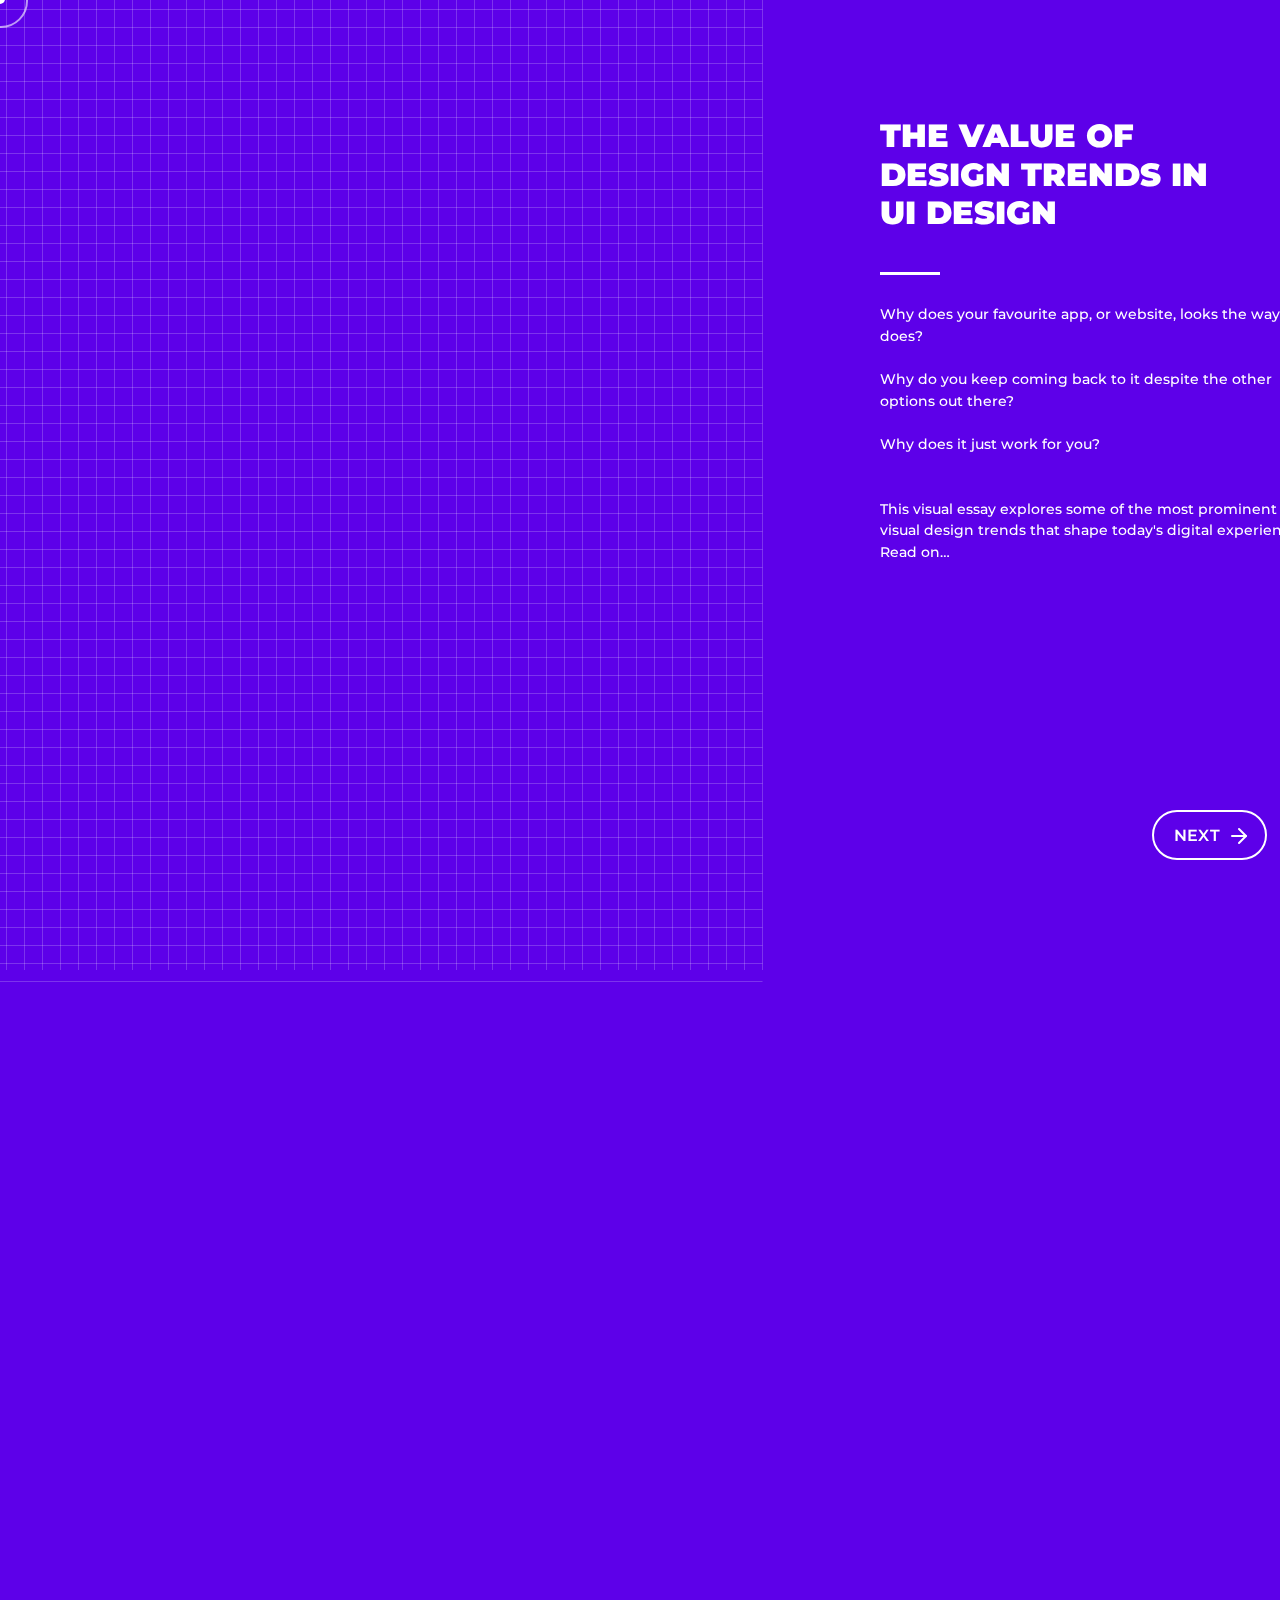
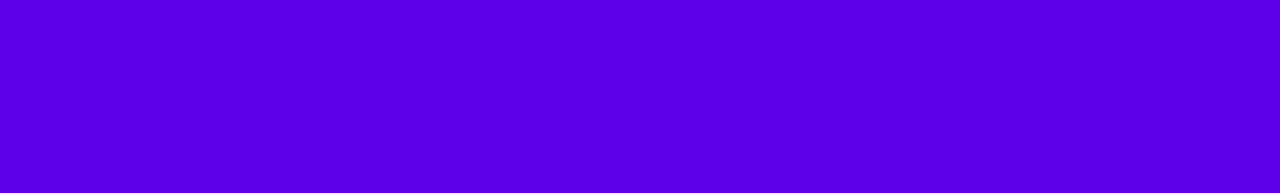
<file: index.html>
<!DOCTYPE html>
<html lang="en" dir="ltr">
  <head>
    <meta charset="utf-8">
    <title>Visual Essay</title>
    <link rel="stylesheet" href="index.css">
    <link rel="stylesheet" href="Cursor.css">
    <link href="https://fonts.googleapis.com/css?family=Montserrat:500,600,700,900" rel="stylesheet">
  </head>
  <body>
    <div class="content-container">
      <h1>THE VALUE OF DESIGN TRENDS IN UI DESIGN</h1><br>
      <div class="h1-line"></div>
      <br><p>Why does your favourite app, or website, looks the way it does?<br><br> Why do you keep coming back to it despite the other options out there?<br><br> Why does it just work for you? <br><br><br>This visual essay explores some of the most prominent visual design trends that shape today's digital experiences. Read on…</p>
      </div>
    <div class="bg-grid-container">
      <!-- <div class="illustrations-container">
        <img class="cards-illu" src="Assets & componets\P0 - Index\bg-cards-illu-decoration.svg" alt="">
        <img class="intersection-illu" src="Assets & componets\P0 - Index\bg-intersection-illuatration.svg" alt="">
        <img class="motion-illu" src="Assets & componets\P0 - Index\bg-motion--illu-decoration.svg" alt="">
        <img class="search-illu" src="Assets & componets\P0 - Index\bg-search-bar-illustration.svg" alt="">
        <img class="button-illu" src="Assets & componets\P0 - Index\bg-btn-illu-decoration.svg" alt="">
        <img class="burger-illu" src="Assets & componets\P0 - Index\bg-menu-icn-decoration.svg" alt="">
      </div> -->
      <img class="bg-grid" src="Assets & componets\P0 - Index\bg-grid.svg" alt="Background Grid"/>
      <img class="simple-illu" src="Assets & componets/P0 - Index/bg-illustrations.svg" alt="Simple, colour illustrations of interface componets">
    </div>
    <a href="Skeuomorphism.html">
      <div class="page-control">
        <svg xmlns="http://www.w3.org/2000/svg" width="115" height="50" viewBox="0 0 115 50">
          <!--link to next page (might need to change)-->
            <!--end of link-->
          <g id="page-control-btn" transform="translate(-1723 -980)">
            <g id="Rectangle_21" data-name="Rectangle 21" transform="translate(1723 980)" fill="none" stroke="#fff" stroke-width="2">
              <rect width="115" height="50" rx="25" stroke="none"/>
              <rect x="1" y="1" width="113" height="48" rx="24" fill="none"/>
            </g>
            <g id="Group_57" data-name="Group 57" transform="translate(-3)">
              <text id="NEXT" transform="translate(1770 1011)" fill="#fff" font-size="16" font-family="Montserrat-SemiBold, Montserrat" font-weight="600" letter-spacing="0.02em"><tspan x="-22.376" y="0">NEXT</tspan></text>
              <g id="arrow-right" transform="translate(1801 994)">
                <line id="Line_2" data-name="Line 2" x2="14" transform="translate(5 12)" fill="none" stroke="#fff" stroke-linecap="round" stroke-linejoin="round" stroke-width="2"/>
                <path id="Path_2" data-name="Path 2" d="M12,5l7,7-7,7" fill="none" stroke="#fff" stroke-linecap="round" stroke-linejoin="round" stroke-width="2"/>
              </g>
            </g>
          </g>
        </svg>
      </div>
    </a>
    <div id="tail" class="tails ball"></div>
    <div id="tail2" class="tails ball2"></div>
    <script type="text/javascript" src="Little.js"></script>
  </body>
</html>
</file>
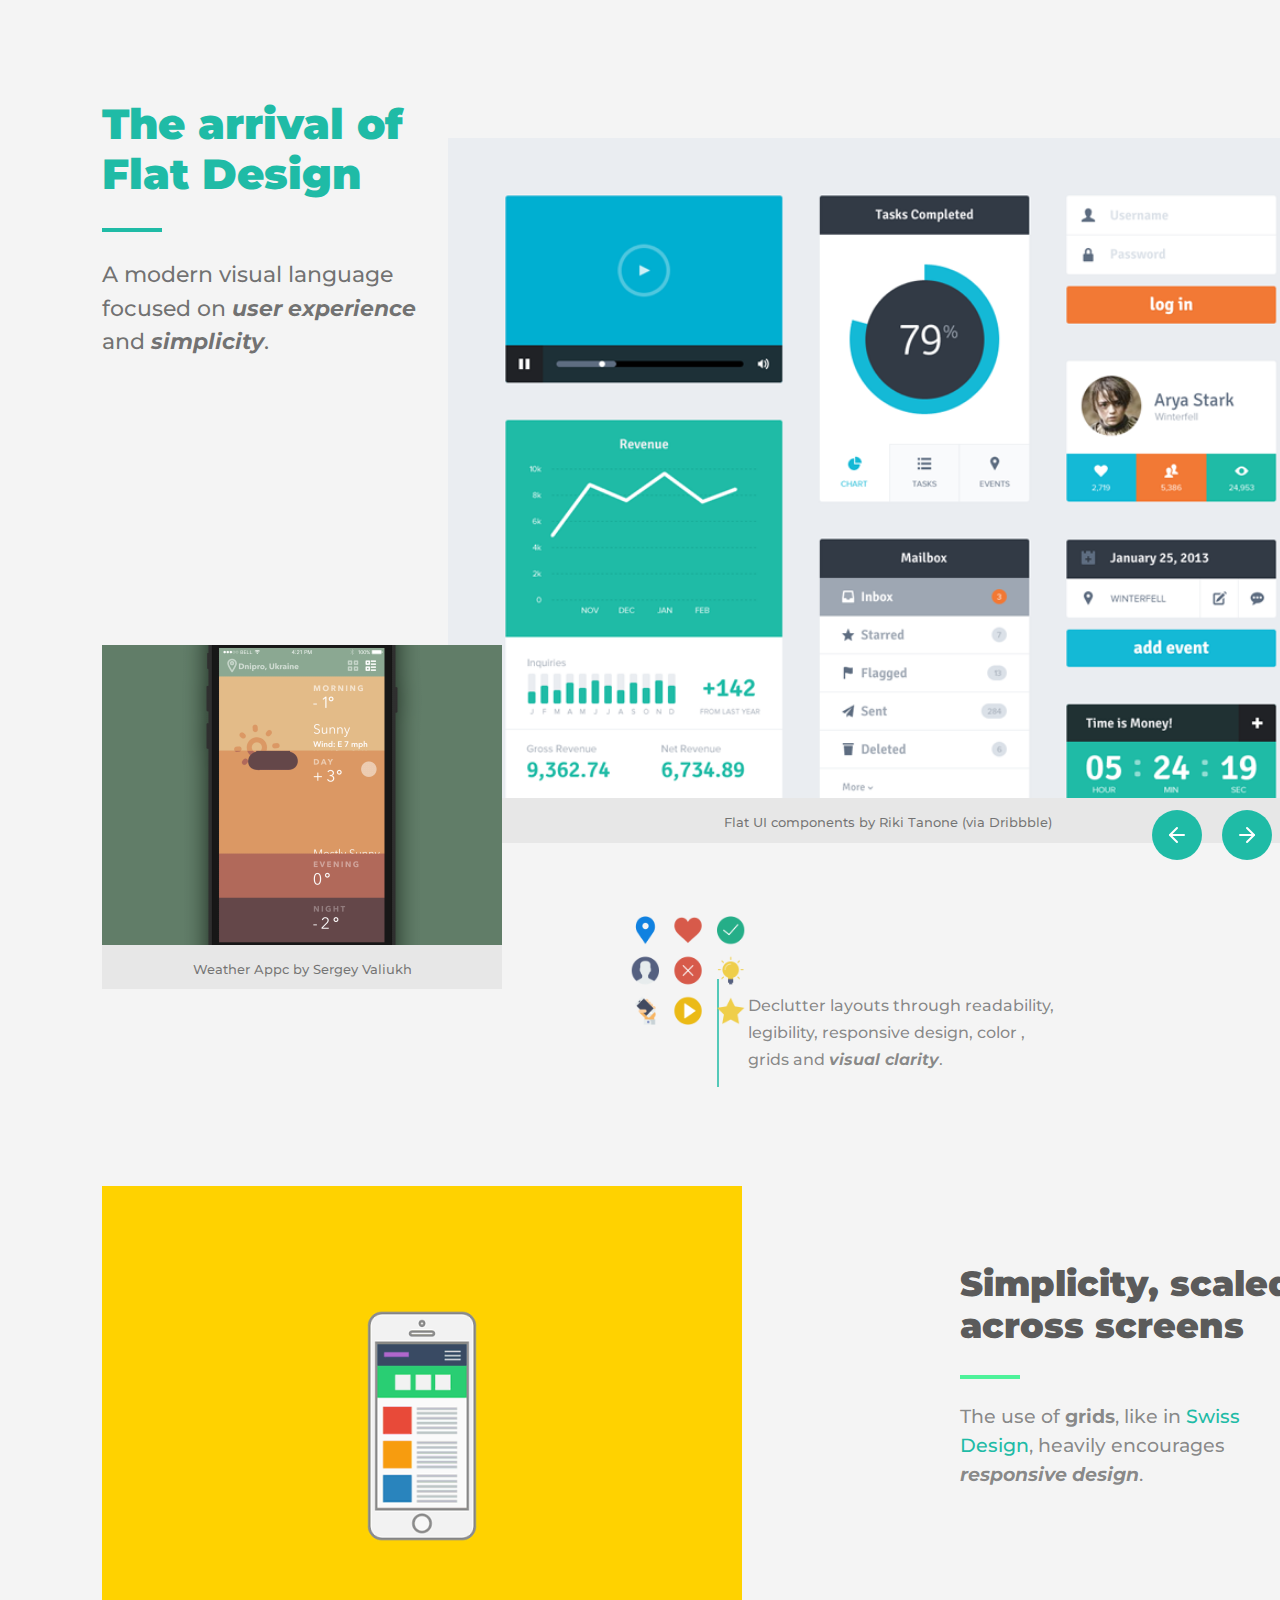
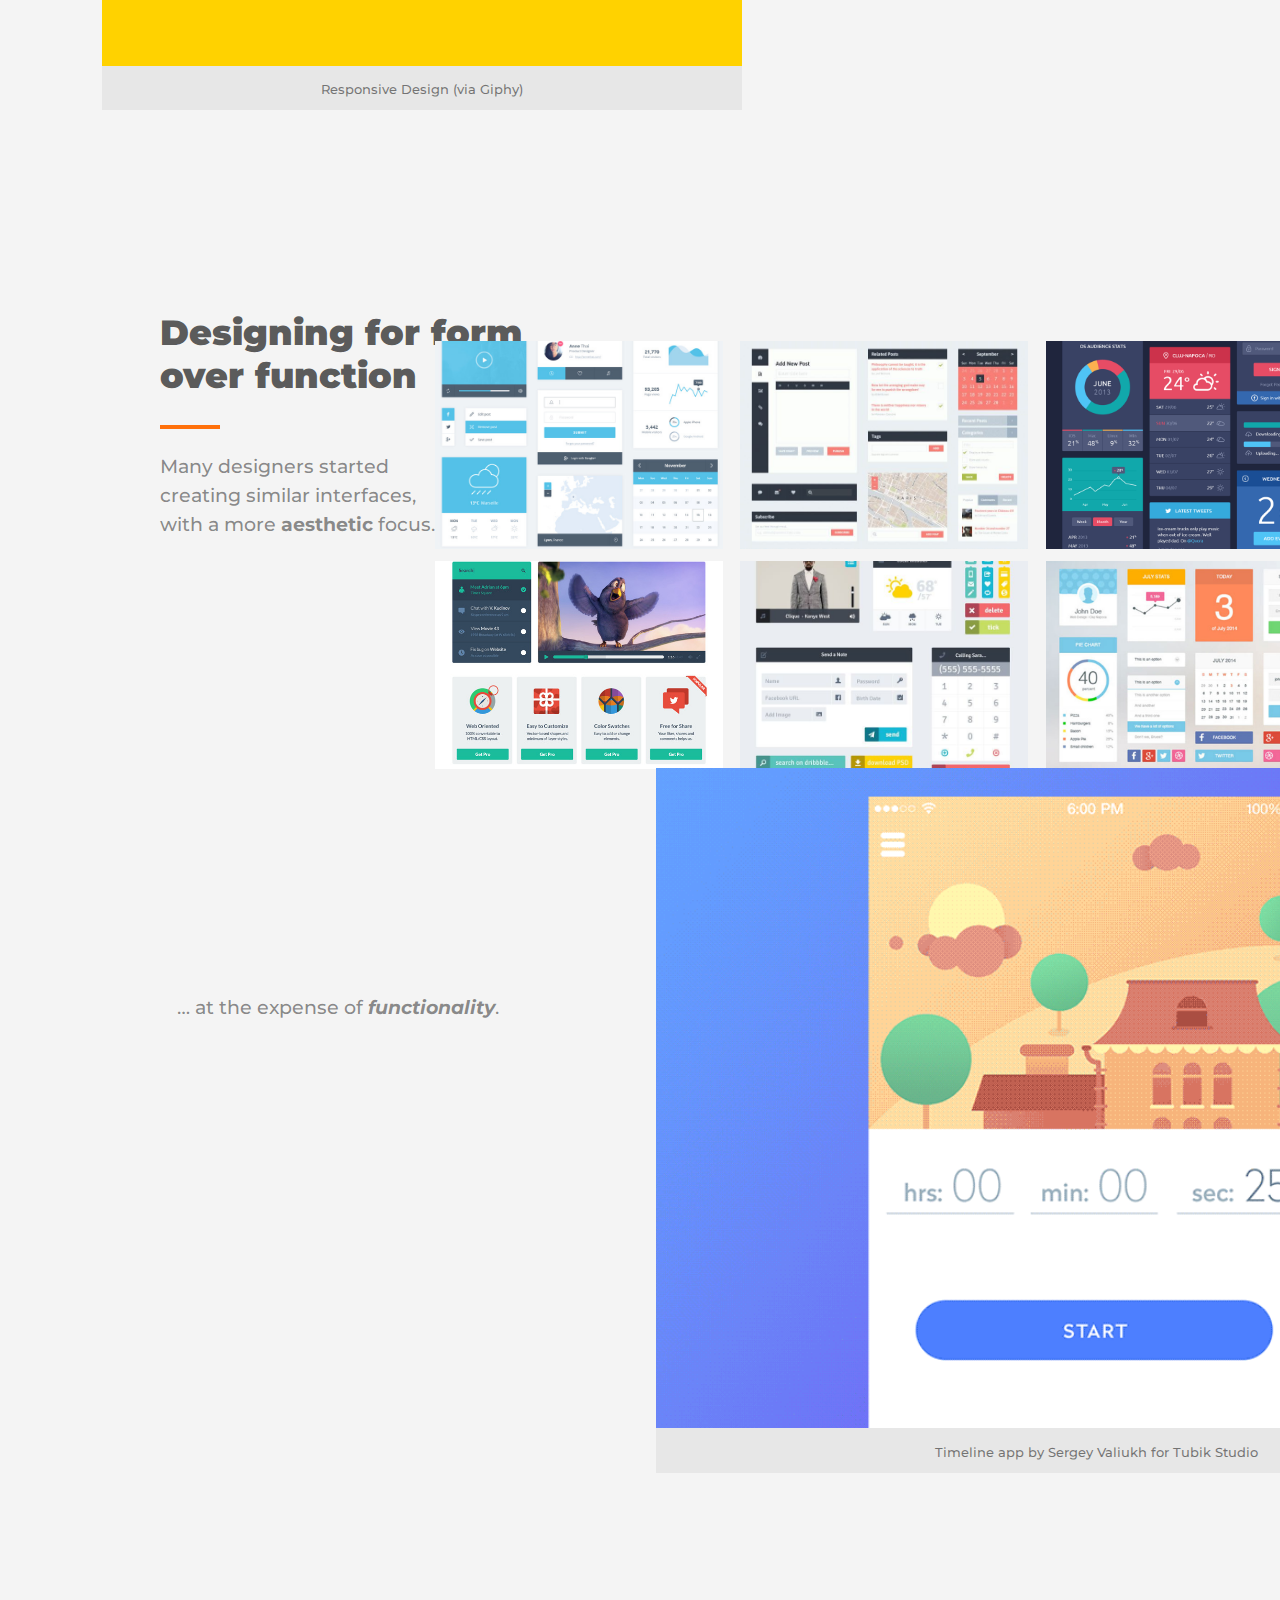
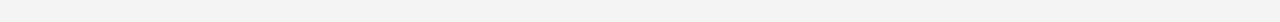
<file: Flat_Design.html>
<!DOCTYPE html>
<html lang="en" dir="ltr">
  <head>
    <meta charset="utf-8">
    <title>Visual essay | Flat Design</title>
    <link rel="stylesheet" href="Flat_Design.css">
    <link href="https://fonts.googleapis.com/css?family=Montserrat:500,600,700,900" rel="stylesheet">
  </head>
  <body>
    <div class="page-controls">
      <svg xmlns="http://www.w3.org/2000/svg" width="120" height="50" viewBox="0 0 120 50">
        <g id="page-control-btn" transform="translate(-1718 -980)">
          <g id="backwards-btn">
            <!-- link to next page -->
            <a xlink:href="Skeuomorphism.html">
              <!-- end of link to next page -->
            <circle id="Ellipse_4" data-name="Ellipse 4" cx="25" cy="25" r="25" transform="translate(1768 1030) rotate(180)" fill="#1fbba6"/>
            <g id="arrow-right" transform="translate(1755 1017) rotate(180)">
              <line id="Line_2" data-name="Line 2" x2="14" transform="translate(5 12)" fill="none" stroke="#fff" stroke-linecap="round" stroke-linejoin="round" stroke-width="2"/>
              <path id="Path_2" data-name="Path 2" d="M12,5l7,7-7,7" fill="none" stroke="#fff" stroke-linecap="round" stroke-linejoin="round" stroke-width="2"/>
            </g>
          </g>
          <g id="forwards-btn" transform="translate(3556 2010) rotate(180)">
            <!-- link to next page -->
            <a xlink:href="Material_Design.html">
            <!-- end of link to next page -->
            <circle id="Ellipse_4-2" data-name="Ellipse 4" cx="25" cy="25" r="25" transform="translate(1768 1030) rotate(180)" fill="#1fbba6"/>
            <g id="arrow-right-2" data-name="arrow-right" transform="translate(1755 1017) rotate(180)">
              <line id="Line_2-2" data-name="Line 2" x2="14" transform="translate(5 12)" fill="none" stroke="#fff" stroke-linecap="round" stroke-linejoin="round" stroke-width="2"/>
              <path id="Path_2-2" data-name="Path 2" d="M12,5l7,7-7,7" fill="none" stroke="#fff" stroke-linecap="round" stroke-linejoin="round" stroke-width="2"/>
            </g>
          </g>
        </g>
      </svg>


    </div>
    <div class="main-content-container">
      <h1 class="main-h1">The arrival of Flat Design</h1><br>
      <div class="h1-line"></div>
      <br><p class="main-p">A modern visual language focused on <strong><em>user experience</em></strong> and <strong><em>simplicity</em></strong>.</p>
    </div>
      <figure class="img-1-container">
        <img src="Assets & componets/P2 - Flat Design/flat-ui-sm-by-Riki-Tanone-(Dribbble).png" />
        <figcaption>Flat UI components by Riki Tanone (via Dribbble)</figcaption>
      </figure>
      <!-- weather app GIF by tubik studio -->
      <figure class="img-2-container">
        <img src="Assets & componets/P2 - Flat Design/Weather Appc by Sergey Valiukh for Tubik Studio.gif" />
        <figcaption>Weather Appc by Sergey Valiukh</figcaption>
      </figure>
      <div class="para-1">
        <h2>Declutter layouts through readability, legibility, responsive design, color , grids and <strong><em>visual clarity</em></strong>.</h2>
      </div>
      <img class="icons-grid" src="Assets & componets/P2 - Flat Design/Flat Design iconography (from Flaticon).png" alt="3 by 3 row of flat design icons">
      <!-- paragrapgh about responsive design below -->
      <figure class="img-3-container">
        <img src="Assets & componets/P2 - Flat Design/Responsive Design - Giphy.gif" alt="animated illustration of a web laout changing dependiing on screen size.">
        <figcaption>Responsive Design (via Giphy)</figcaption>
      </figure>
      <div class="heading-2-container">
        <h1>Simplicity, scaled across screens</h1><br>
        <div class="h2-line"></div>
        <br><p class="body-p">The use of <strong>grids</strong>, like in <a href="https://99designs.co.uk/blog/design-history-movements/swiss-design/" target="_blank">Swiss Design</a>, heavily encourages <strong><em>responsive design</em></strong>.</p>
      </div>
      <!-- paragrapgh about form over function below -->
      <div class="heading-3-container">
        <h1>Designing for form over function</h1><br>
        <div class="h3-line"></div>
        <br><p class="body-p">Many designers started creating similar interfaces, with a more <strong>aesthetic</strong> focus...</p>
      </div>
      <!-- grid with similar flat UIs below -->
      <div class="grid-container">
        <div class="grid-wrapper">
          <div class="cell-1"><img src="Assets & componets/P2 - Flat Design/Another Flat UI kit, via Artwin.jpg" /></div>
          <div class="cell-2"><img src="Assets & componets/P2 - Flat Design/Blog UI Kit by PSDExplorer.jpg" /></div>
          <div class="cell-3"><img src="Assets & componets/P2 - Flat Design/Flat UI kit by Raul Taciu .png"/></div>
          <div class="cell-4"><img src="Assets & componets/P2 - Flat Design/General UI kit via BlogPlaza .jpg.png" /></div>
          <div class="cell-5"><img src="Assets & componets/P2 - Flat Design/General UI kit by Andy Law .jpg" /></div>
          <div class="cell-6"><img src="Assets & componets/P2 - Flat Design/Minimalist UI Kit via Creative Images.jpg" /></div>
        </div>
      </div>
      <!-- end of grid -->
      <p class="lonely-body-p">… at the expense of <strong><em>functionality</em></strong>.</p>
      <figure class="img-4-container">
        <img src="Assets & componets/P2 - Flat Design/Timeline app by Sergey Valiukh for tubik (gif).gif" />
        <figcaption>Timeline app by Sergey Valiukh for Tubik Studio</figcaption>
      </figure>
  </body>
</html>
</file>
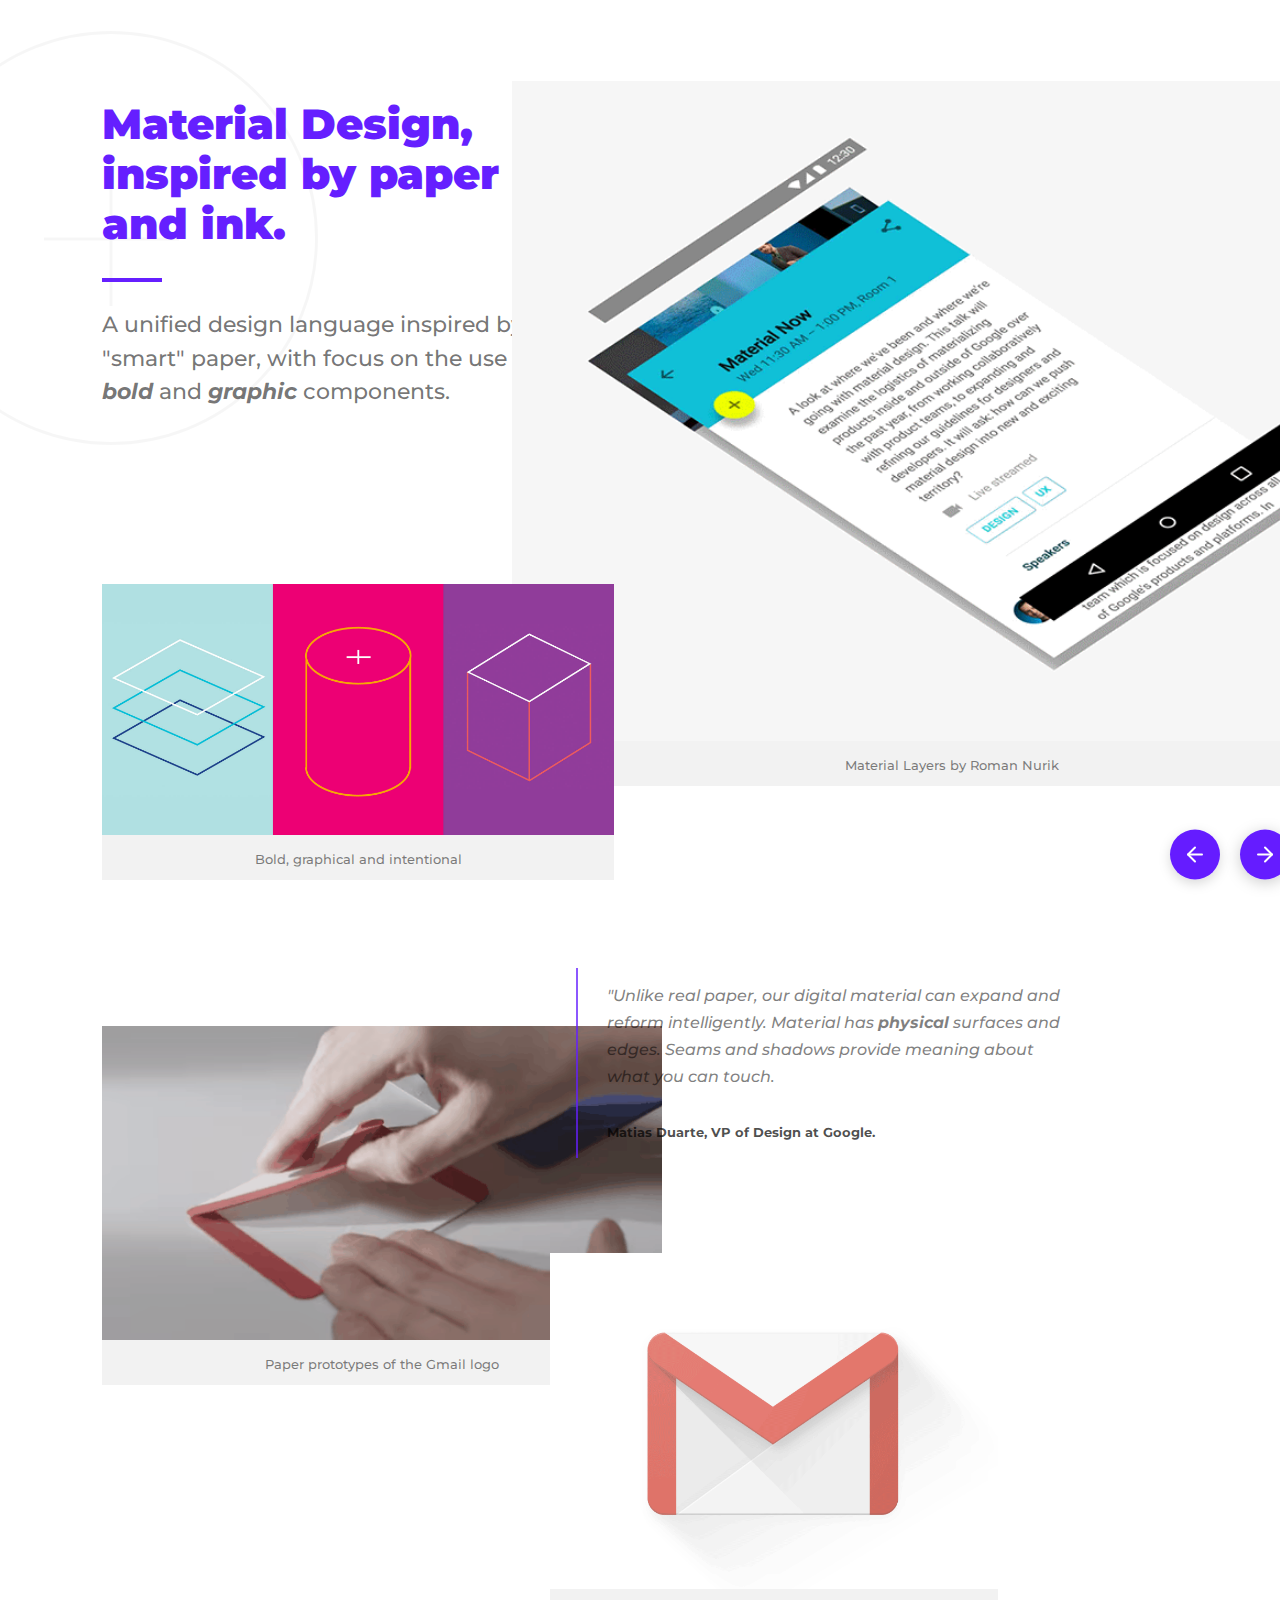
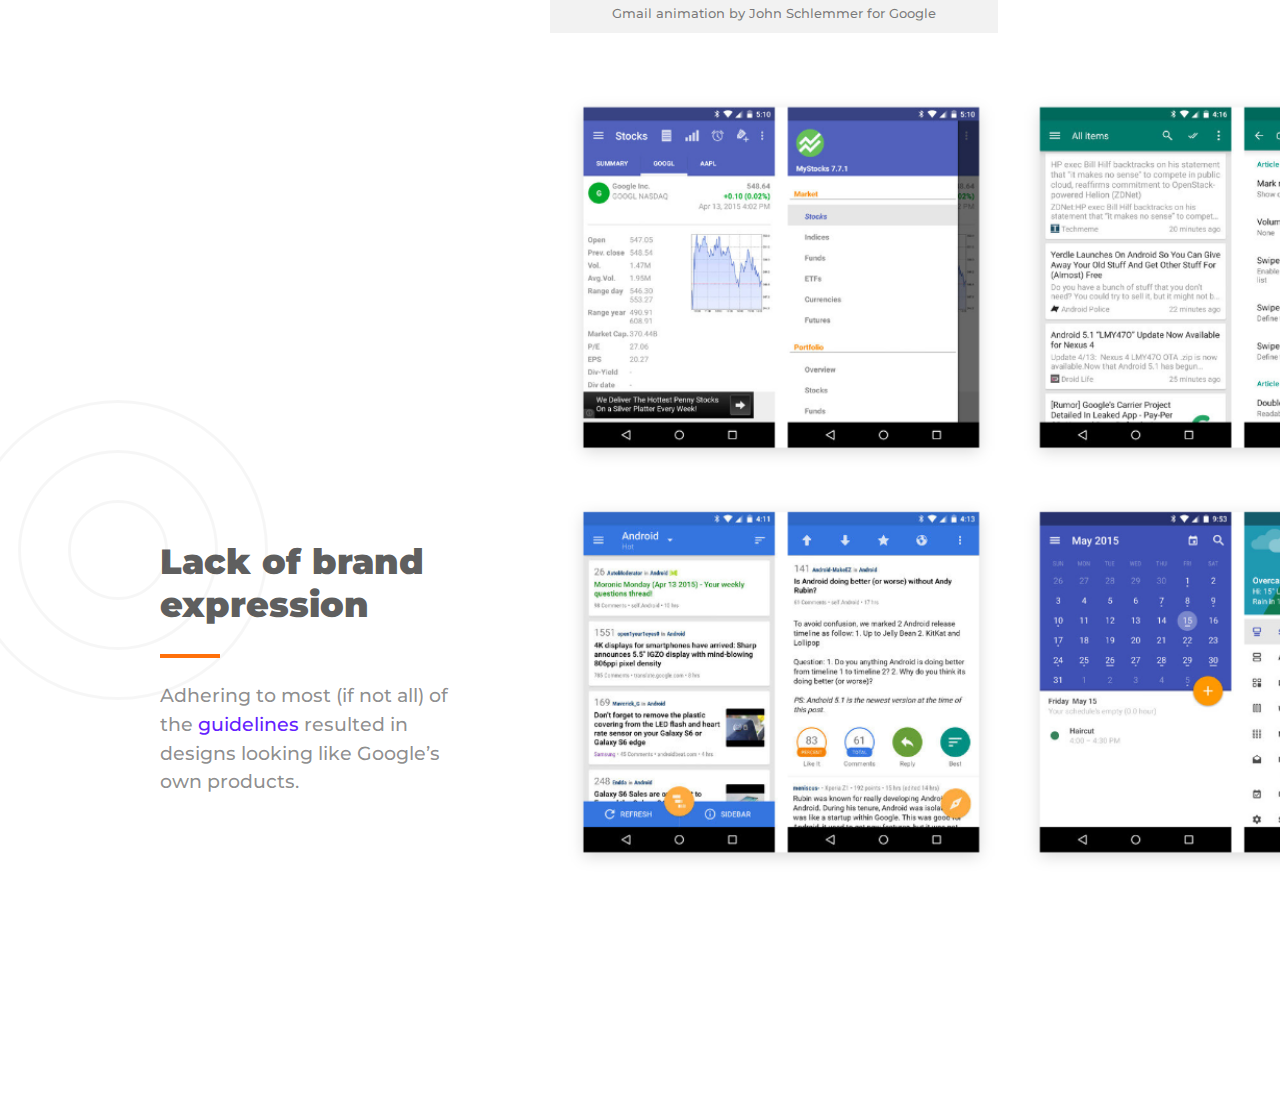
<file: Material_Design.html>
<!DOCTYPE html>
<html lang="en" dir="ltr">
  <head>
    <meta charset="utf-8">
    <title>Visual Essay |  Material Design</title>
    <link rel="stylesheet" href="Material_Design_test2.css">
    <link href="https://fonts.googleapis.com/css?family=Montserrat:500,600,700,900" rel="stylesheet">
  </head>
  <body>
      <div class="page-controls">
        <svg xmlns="http://www.w3.org/2000/svg" xmlns:xlink="http://www.w3.org/1999/xlink" width="160.5" height="95" viewBox="0 0 160.5 95">
          <defs>
            <filter id="Ellipse_4" x="0" y="5.5" width="86" height="86" filterUnits="userSpaceOnUse">
              <feOffset dy="4" input="SourceAlpha"/>
              <feGaussianBlur stdDeviation="6" result="blur"/>
              <feFlood flood-opacity="0.149"/>
              <feComposite operator="in" in2="blur"/>
              <feComposite in="SourceGraphic"/>
            </filter>
            <filter id="Ellipse_4-2" x="65.5" y="0" width="95" height="95" filterUnits="userSpaceOnUse">
              <feOffset dy="3" input="SourceAlpha"/>
              <feGaussianBlur stdDeviation="7.5" result="blur-2"/>
              <feFlood flood-opacity="0.2"/>
              <feComposite operator="in" in2="blur-2"/>
              <feComposite in="SourceGraphic"/>
            </filter>
          </defs>
          <g id="page-control-btn" transform="translate(-1700 -960.5)">
            <g id="backwards-btn">
              <!-- hyperlink to previous page -->
              <a xlink:href="Flat_Design.html">
              <!-- end to hyperlink -->
              <g transform="matrix(1, 0, 0, 1, 1700, 960.5)" filter="url(#Ellipse_4)">
                <circle id="Ellipse_4-3" data-name="Ellipse 4" cx="25" cy="25" r="25" transform="translate(68 69.5) rotate(180)" fill="#651fff"/>
              </g>
              <g id="arrow-right" transform="translate(1755 1017) rotate(180)">
                <line id="Line_2" data-name="Line 2" x2="14" transform="translate(5 12)" fill="none" stroke="#fff" stroke-linecap="round" stroke-linejoin="round" stroke-width="2"/>
                <path id="Path_2" data-name="Path 2" d="M12,5l7,7-7,7" fill="none" stroke="#fff" stroke-linecap="round" stroke-linejoin="round" stroke-width="2"/>
              </g>
            </g>
            <g id="forward-btn" transform="translate(3556 2010) rotate(180)">
              <!-- hyperlink to next external page (to change) -->
              <a xlink:href="UI_Criticism.html">
              <!-- end to hyperlink -->
              <g transform="matrix(-1, 0, 0, -1, 1856, 1049.5)" filter="url(#Ellipse_4-2)">
                <circle id="Ellipse_4-4" data-name="Ellipse 4" cx="25" cy="25" r="25" transform="translate(88 19.5)" fill="#651fff"/>
              </g>
              <g id="arrow-right-2" data-name="arrow-right" transform="translate(1755 1017) rotate(180)">
                <line id="Line_2-2" data-name="Line 2" x2="14" transform="translate(5 12)" fill="none" stroke="#fff" stroke-linecap="round" stroke-linejoin="round" stroke-width="2"/>
                <path id="Path_2-2" data-name="Path 2" d="M12,5l7,7-7,7" fill="none" stroke="#fff" stroke-linecap="round" stroke-linejoin="round" stroke-width="2"/>
              </g>
            </g>
          </g>
        </svg>

      </div>
      <div class="main-content-container">
        <h1 class="main-h1">Material Design, inspired by paper and ink.</h1><br>
        <div class="h1-line"></div>
        <br><p class="main-p">A unified design language inspired by "smart" paper, with focus on the use of <strong><em>bold</em></strong> and <strong><em>graphic</em></strong> components.</p>
      </div>
      <figure class="img-1-container">
        <img src="Assets & componets/P3 -  Material Design/Material-Layers-by-Roman-Nurik-for-Google.gif" />
        <figcaption>Material Layers by Roman Nurik</figcaption>
      </figure>
      <figure class="img-2-container">
        <img src="Assets & componets/P3 -  Material Design/Material-Design-Lite.jpg" />
        <figcaption>Bold, graphical and intentional</figcaption>
      </figure>
      <div class="bg-img-1">
        <svg xmlns="http://www.w3.org/2000/svg" width="414" height="414" viewBox="0 0 414 414">
          <g id="bg-FAB-illu-decoration" transform="translate(-795 -1232)" opacity="0.03">
            <g id="Ellipse_8" data-name="Ellipse 8" transform="translate(795 1232)" fill="none" stroke="#000" stroke-width="3">
              <circle cx="207" cy="207" r="207" stroke="none"/>
              <circle cx="207" cy="207" r="205.5" fill="none"/>
            </g>
            <g id="Group_33" data-name="Group 33" transform="translate(-9.5 -4.5)">
              <line id="Line_13" data-name="Line 13" y2="135" transform="translate(1011.46 1376.5)" fill="none" stroke="#000" stroke-width="3"/>
              <line id="Line_14" data-name="Line 14" y2="135" transform="translate(1079.5 1444.54) rotate(90)" fill="none" stroke="#000" stroke-width="3"/>
            </g>
          </g>
        </svg>
      </div>
      <div class="bg-img-2">
        <svg xmlns="http://www.w3.org/2000/svg" width="152.4" height="152.4" viewBox="0 0 152.4 152.4">
          <g id="bg-intersection-illu-decoration" transform="translate(-624 -1268)" opacity="0.03">
            <g id="Ellipse_9" data-name="Ellipse 9" transform="translate(624 1268)" fill="none" stroke="#000" stroke-width="3">
              <circle cx="57.15" cy="57.15" r="57.15" stroke="none"/>
              <circle cx="57.15" cy="57.15" r="55.65" fill="none"/>
            </g>
            <g id="Rectangle_14" data-name="Rectangle 14" transform="translate(681.15 1325.15)" fill="none" stroke="#000" stroke-width="3">
              <rect width="95.25" height="95.25" stroke="none"/>
              <rect x="1.5" y="1.5" width="92.25" height="92.25" fill="none"/>
            </g>
          </g>
        </svg>
      </div>
      <div class="bg-img-3">
        <svg xmlns="http://www.w3.org/2000/svg" width="300" height="300" viewBox="0 0 300 300">
          <g id="ellipse-bg-decoration" transform="translate(-8538 -3841)" opacity="0.03">
            <g id="Ellipse_13" data-name="Ellipse 13" transform="translate(8538 3841)" fill="none" stroke="#000" stroke-width="3">
              <circle cx="150" cy="150" r="150" stroke="none"/>
              <circle cx="150" cy="150" r="148.5" fill="none"/>
            </g>
            <g id="Ellipse_12" data-name="Ellipse 12" transform="translate(8588 3891)" fill="none" stroke="#000" stroke-width="3">
              <circle cx="100" cy="100" r="100" stroke="none"/>
              <circle cx="100" cy="100" r="98.5" fill="none"/>
            </g>
            <g id="Ellipse_11" data-name="Ellipse 11" transform="translate(8638 3941)" fill="none" stroke="#000" stroke-width="3">
              <circle cx="50" cy="50" r="50" stroke="none"/>
              <circle cx="50" cy="50" r="48.5" fill="none"/>
            </g>
          </g>
        </svg>

      </div>
      <figure class="img-3-container">
        <img src="Assets & componets/P3 -  Material Design/Creating-paper-product-icons.gif" alt="Animated image of hands folding paper">
        <figcaption>Paper prototypes of the Gmail logo</figcaption>
      </figure>
      <div class="para-1">
        <h2><em>"Unlike real paper, our digital material can expand and reform intelligently. Material has <strong>physical</strong> surfaces and edges. Seams and shadows provide meaning about what you can touch.</em> <br /><br /><span class="author-quote">Matias Duarte, VP of Design at Google.</span></h2>
      </div>
      <figure class="img-4-container">
        <img src="Assets & componets/P3 -  Material Design/Gmail-animation-by-John-Schlemmer-for-Google.gif" alt="Animated image Gmail logo animation">
        <figcaption>Gmail animation by John Schlemmer for Google</figcaption>
      </figure>
      <div class="MD-btn"><span>CLICK ME</span></div>
      <div class="MD-card-1"></div>
      <div class="MD-card-2"></div>
      <div class="MD-FAB">
        <svg xmlns="http://www.w3.org/2000/svg" xmlns:xlink="http://www.w3.org/1999/xlink" width="150" height="150" viewBox="0 0 150 150">
          <defs>
            <filter id="Ellipse_10" x="0" y="0" width="150" height="150" filterUnits="userSpaceOnUse">
              <feOffset dy="6" input="SourceAlpha"/>
              <feGaussianBlur stdDeviation="10" result="blur"/>
              <feFlood flood-opacity="0.149"/>
              <feComposite operator="in" in2="blur"/>
              <feComposite in="SourceGraphic"/>
            </filter>
          </defs>
          <g id="FAB-example_rotate_on_hover_" data-name="FAB-example (rotate on hover)" transform="translate(-1526 -1390)">
            <g class="actual-FAB" transform="matrix(1, 0, 0, 1, 1526, 1390)" filter="url(#Ellipse_10)">
              <circle class="FAB-circle" id="Ellipse_10-2" data-name="Ellipse 10" cx="45" cy="45" r="45" transform="translate(30 24)" fill="#651fff"/>
            </g>
            <g id="Group_37" data-name="Group 37" transform="translate(28 -3)">
              <line id="Line_15" data-name="Line 15" y2="30" transform="translate(1573.5 1447.5)" fill="none" stroke="#fff" stroke-width="3"/>
              <line id="Line_16" data-name="Line 16" y2="30" transform="translate(1588.5 1462.5) rotate(90)" fill="none" stroke="#fff" stroke-width="3"/>
            </g>
          </g>
        </svg>

      </div>
      <!-- heading about lack of branding below -->
      <div class="heading-2-container">
        <h1>Lack of brand expression</h1><br>
        <div class="h2-line"></div>
        <br><p class="body-p">Adhering to most (if not all) of the <a href="https://material.io/" target="_blank">guidelines</a> resulted in designs looking like Google’s own products.</p>
      </div>
      <div class="similar-apps">
          <img src="Assets & componets/P3 -  Material Design/similar-looking-apps (scale on hover).png" alt="4 screenshots of similar-looking Material design apps">
      </div>
  </body>
</html>
</file>
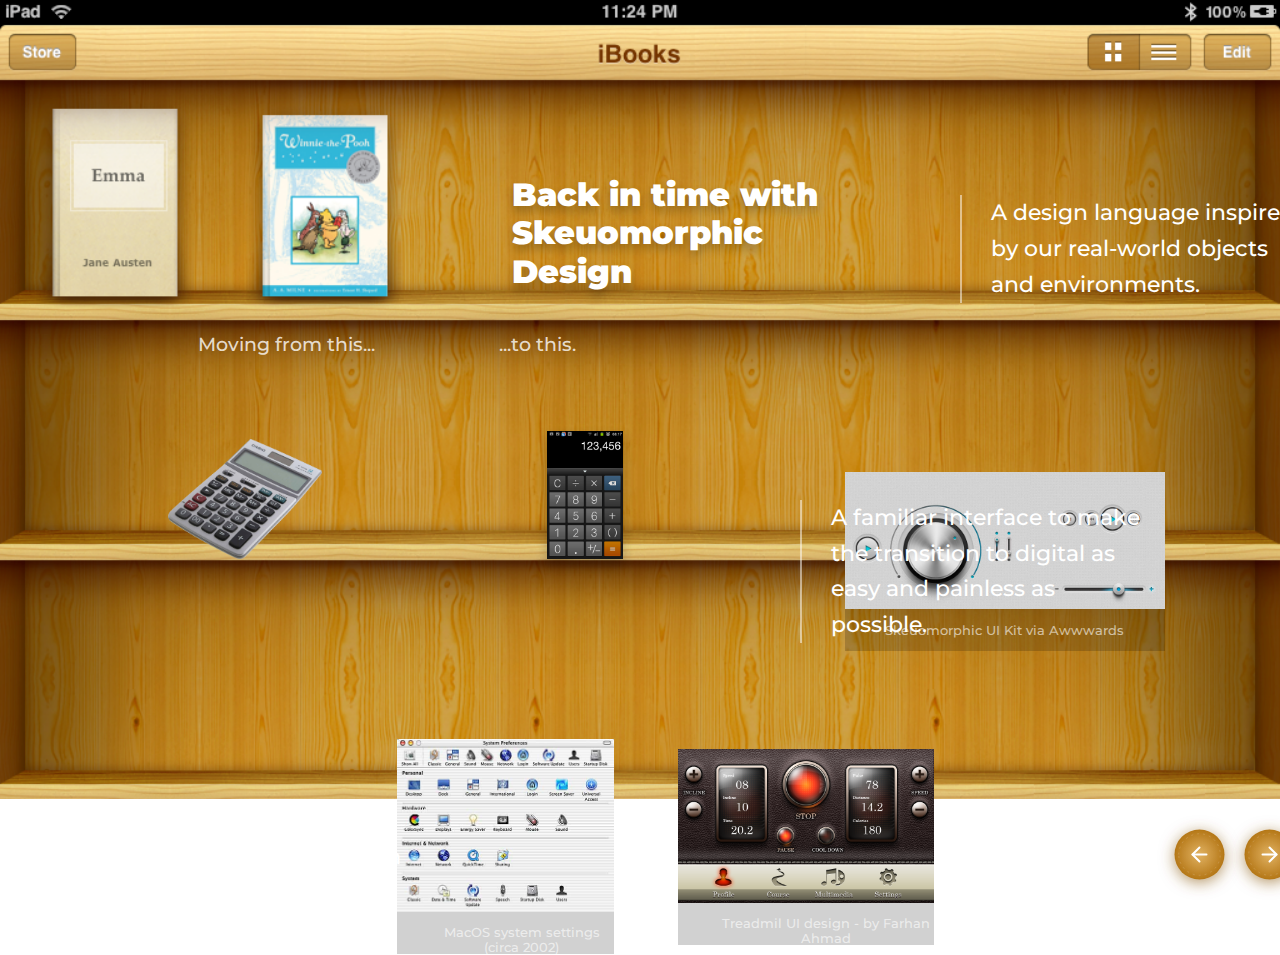
<file: Skeuomorphism.html>
<!DOCTYPE html>
<html lang="en" dir="ltr">
  <head>
    <meta charset="utf-8">
    <title>Visual Essay  |  Skeuomorphism</title>
    <link rel="stylesheet" href="Skeuomorphism.css">
    <link href="https://fonts.googleapis.com/css?family=Montserrat:500,600,700,900" rel="stylesheet">
  </head>
  <body>
    <svg class="page-control" xmlns="http://www.w3.org/2000/svg" xmlns:xlink="http://www.w3.org/1999/xlink" width="165" height="95" viewBox="0 0 165 95">
      <style>
    @import url(Skeuomorphism.css);
  </style>
      <defs>
        <radialGradient id="radial-gradient" cx="0.5" cy="0.5" r="0.648" gradientUnits="objectBoundingBox">
          <stop offset="0" stop-color="#e1b262"/>
          <stop offset="1" stop-color="#a76500"/>
        </radialGradient>
        <filter id="Ellipse_4" x="0" y="0" width="95" height="95" filterUnits="userSpaceOnUse">
          <feOffset dy="3" input="SourceAlpha"/>
          <feGaussianBlur stdDeviation="7.5" result="blur"/>
          <feFlood flood-color="#824f00" flood-opacity="0.6"/>
          <feComposite operator="in" in2="blur"/>
          <feComposite in="SourceGraphic"/>
        </filter>
        <filter id="Ellipse_4-2" x="70" y="0" width="95" height="95" filterUnits="userSpaceOnUse">
          <feOffset dy="3" input="SourceAlpha"/>
          <feGaussianBlur stdDeviation="7.5" result="blur-2"/>
          <feFlood flood-color="#824f00" flood-opacity="0.6"/>
          <feComposite operator="in" in2="blur-2"/>
          <feComposite in="SourceGraphic"/>
        </filter>
      </defs>
      <g id="page-controls" transform="translate(-1695.5 -1920.5)">
        <!-- hyperlink to previous page below (To change)-->
        <a xlink:href="index.html">
        <!-- end to hyperlink -->
        <g id="Group_17" data-name="Group 17" transform="translate(3267 3839) rotate(180)">
          <g transform="matrix(-1, 0, 0, -1, 1571.5, 1918.5)" filter="url(#Ellipse_4)">
            <circle id="Ellipse_4-3" data-name="Ellipse 4" cx="25" cy="25" r="25" transform="translate(72.5 69.5) rotate(180)" fill="url(#radial-gradient)"/>
          </g>
          <g id="arrow-right" transform="translate(1512 1862)">
            <line id="Line_2" data-name="Line 2" x2="14" transform="translate(5 12)" fill="none" stroke="#fff" stroke-linecap="round" stroke-linejoin="round" stroke-width="2"/>
            <path id="Path_2" data-name="Path 2" d="M12,5l7,7-7,7" fill="none" stroke="#fff" stroke-linecap="round" stroke-linejoin="round" stroke-width="2"/>
          </g>
          <g id="Ellipse_5" data-name="Ellipse 5" transform="translate(1503 1853)" fill="none" stroke="rgba(255,255,255,0.3)" stroke-width="0.5" stroke-dasharray="2 4">
            <circle cx="21" cy="21" r="21" stroke="none"/>
            <circle cx="21" cy="21" r="20.75" fill="none"/>
          </g>
        </g>
        <g id="Group_18" data-name="Group 18" transform="translate(289 91)">
          <g transform="matrix(1, 0, 0, 1, 1406.5, 1829.5)" filter="url(#Ellipse_4-2)">
            <!-- hyperlink to next external page (to change) -->
            <a xlink:href="Flat_Design.html">
            <!-- end to hyperlink -->
            <circle id="Ellipse_4-4" data-name="Ellipse 4" cx="25" cy="25" r="25" transform="translate(92.5 19.5)" fill="url(#radial-gradient)"/>
          </g>
          <g id="arrow-right-2" data-name="arrow-right" transform="translate(1512 1862)">
            <line id="Line_2-2" data-name="Line 2" x2="14" transform="translate(5 12)" fill="none" stroke="#fff" stroke-linecap="round" stroke-linejoin="round" stroke-width="2"/>
            <path id="Path_2-2" data-name="Path 2" d="M12,5l7,7-7,7" fill="none" stroke="#fff" stroke-linecap="round" stroke-linejoin="round" stroke-width="2"/>
          </g>
          <g id="Ellipse_5-2" data-name="Ellipse 5" transform="translate(1503 1853)" fill="none" stroke="rgba(255,255,255,0.3)" stroke-width="0.5" stroke-dasharray="2 4">
            <circle cx="21" cy="21" r="21" stroke="none"/>
            <circle cx="21" cy="21" r="20.75" fill="none"/>
          </g>
        </g>
      </g>
    </svg>
    <img class="bg-image" src="Assets & componets\P1 - Skeuomorphism\bg-iBooks-bookshelf-cropped.png" alt="Background image of old iBooks interface"/>
    <div class="h1-container">
      <h1 class="main-heading">Back in time with Skeuomorphic Design</h1>
    </div>
    <div class="h2-container">
      <h2 class="sub-heading">A design language inspired by our real-world objects and environments.</h2>
    </div>
    <figure class="calc-container">
      <img class="old-calc" src="Assets & componets\P1 - Skeuomorphism\old calculator.png" alt="">
      <figcaption class="calc-caption"> Moving from this...</figcaption>
    </figure>
    <!-- Skeuomorphic calculator below -->
    <figure class="digital-calc-container">
      <img class="newer-calc" src="Assets & componets/P1 - Skeuomorphism/old samsung calculator UI.jpg" alt="">
      <figcaption class="newer-calc-caption"> ...to this.</figcaption>
    </figure>
    <!-- second row paragrapgh below -->
    <div class="para-1">
      <h2 class="sub-heading">A familiar interface to make the transition to digital as easy and painless as possible.</h2>
    </div>
    <figure class="img-3-container">
      <img src="Assets & componets/P1 - Skeuomorphism/Skeuomorphic UI Kit vua Awwwards.jpg" />
      <figcaption class="img-3-caption">Skeuomorphic UI Kit via Awwwards</figcaption>
    </figure>
    <!-- third row paragrapgh below -->
    <div class="para-2">
      <h2 class="sub-heading">As interfaces grew more complex, Skeuomorphism simply wasn't viable anymore.</h2>
    </div>
    <figure class="img-4-container">
      <img src="Assets & componets/P1 - Skeuomorphism/sys-prefs.jpg" />
      <figcaption class="img-4-caption">MacOS system settings (circa 2002)</figcaption>
    </figure>
    <figure class="img-5-container">
      <img src="Assets & componets/P1 - Skeuomorphism/Treadmil UI design - by Farhan Ahmad.png" />
      <figcaption class="img-5-caption">Treadmil UI design - by Farhan Ahmad</figcaption>
    </figure>
  </body>
</html>
</file>
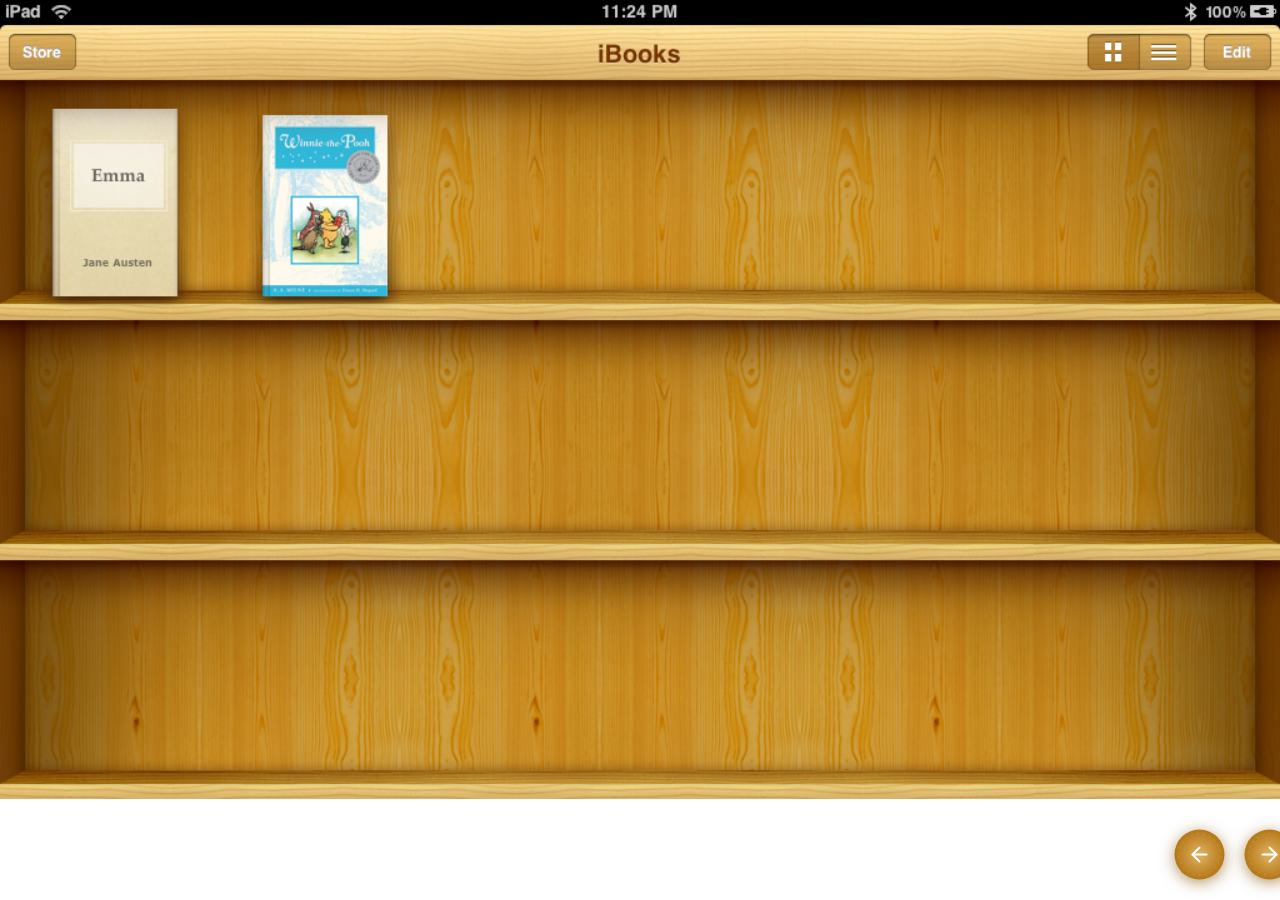
<file: Skeuomorphism_backup.html>
<!DOCTYPE html>
<html lang="en" dir="ltr">
  <head>
    <meta charset="utf-8">
    <title>Visual Essay  |  Skeuomorphism</title>
    <link rel="stylesheet" href="Skeuomorphism.css">
    <link href="https://fonts.googleapis.com/css?family=Montserrat:500,600,700,900" rel="stylesheet">
  </head>
  <body>
    <svg class="page-control" xmlns="http://www.w3.org/2000/svg" xmlns:xlink="http://www.w3.org/1999/xlink" width="165" height="95" viewBox="0 0 165 95">
      <style>
        @import url(Skeuomorphism.css);
      </style>
      <defs>
        <radialGradient id="radial-gradient" cx="0.5" cy="0.5" r="0.648" gradientUnits="objectBoundingBox">
          <stop offset="0" stop-color="#e1b262"/>
          <stop offset="1" stop-color="#a76500"/>
        </radialGradient>
        <filter id="Ellipse_4" x="0" y="0" width="95" height="95" filterUnits="userSpaceOnUse">
          <feOffset dy="3" input="SourceAlpha"/>
          <feGaussianBlur stdDeviation="7.5" result="blur"/>
          <feFlood flood-color="#824f00" flood-opacity="0.6"/>
          <feComposite operator="in" in2="blur"/>
          <feComposite in="SourceGraphic"/>
        </filter>
        <filter id="Ellipse_4-2" x="70" y="0" width="95" height="95" filterUnits="userSpaceOnUse">
          <feOffset dy="3" input="SourceAlpha"/>
          <feGaussianBlur stdDeviation="7.5" result="blur-2"/>
          <feFlood flood-color="#824f00" flood-opacity="0.6"/>
          <feComposite operator="in" in2="blur-2"/>
          <feComposite in="SourceGraphic"/>
        </filter>
      </defs>
      <g id="page-controls" transform="translate(-1695.5 -1920.5)">
        <!-- hyperlink to previous page below (To change)-->
        <a xlink:href="index.html">
        <!-- end to hyperlink -->
        <g id="Group_17" data-name="Group 17" transform="translate(3267 3839) rotate(180)">
          <g transform="matrix(-1, 0, 0, -1, 1571.5, 1918.5)" filter="url(#Ellipse_4)">
            <circle id="Ellipse_4-3" data-name="Ellipse 4" cx="25" cy="25" r="25" transform="translate(72.5 69.5) rotate(180)" fill="url(#radial-gradient)"/>
          </g>
          <g id="arrow-right" transform="translate(1512 1862)">
            <line id="Line_2" data-name="Line 2" x2="14" transform="translate(5 12)" fill="none" stroke="#fff" stroke-linecap="round" stroke-linejoin="round" stroke-width="2"/>
            <path id="Path_2" data-name="Path 2" d="M12,5l7,7-7,7" fill="none" stroke="#fff" stroke-linecap="round" stroke-linejoin="round" stroke-width="2"/>
          </g>
          <g id="Ellipse_5" data-name="Ellipse 5" transform="translate(1503 1853)" fill="none" stroke="rgba(255,255,255,0.3)" stroke-width="0.5" stroke-dasharray="2 4">
            <circle cx="21" cy="21" r="21" stroke="none"/>
            <circle cx="21" cy="21" r="20.75" fill="none"/>
          </g>
        </g>
        <g id="Group_18" data-name="Group 18" transform="translate(289 91)">
          <g transform="matrix(1, 0, 0, 1, 1406.5, 1829.5)" filter="url(#Ellipse_4-2)">
            <!-- hyperlink to next external page (to change) -->
            <a xlink:href="Flat_Design.html">
            <!-- end to hyperlink -->
            <circle id="Ellipse_4-4" data-name="Ellipse 4" cx="25" cy="25" r="25" transform="translate(92.5 19.5)" fill="url(#radial-gradient)"/>
          </g>
          <g id="arrow-right-2" data-name="arrow-right" transform="translate(1512 1862)">
            <line id="Line_2-2" data-name="Line 2" x2="14" transform="translate(5 12)" fill="none" stroke="#fff" stroke-linecap="round" stroke-linejoin="round" stroke-width="2"/>
            <path id="Path_2-2" data-name="Path 2" d="M12,5l7,7-7,7" fill="none" stroke="#fff" stroke-linecap="round" stroke-linejoin="round" stroke-width="2"/>
          </g>
          <g id="Ellipse_5-2" data-name="Ellipse 5" transform="translate(1503 1853)" fill="none" stroke="rgba(255,255,255,0.3)" stroke-width="0.5" stroke-dasharray="2 4">
            <circle cx="21" cy="21" r="21" stroke="none"/>
            <circle cx="21" cy="21" r="20.75" fill="none"/>
          </g>
        </g>
      </g>
    </svg>
    <img class="bg-image" src="Assets & componets\P1 - Skeuomorphism\bg-iBooks-bookshelf-cropped.png" alt="Background image of old iBooks interface"/>

  </body>
</html>
</file>
<file: index.css>
body {
  background-color: #5D00E9;
  padding: 0;
  margin: 0;
  overflow-y: hidden;
}

/* image fade animation for images below */

@keyframes illuFade {
0% {
  transform: translateY(15%);
  opacity: 0;
  box-shadow: 0px 6px 10px 0px rgba(0, 0, 0, 0)
}
100% {
  transform: translateX(0);
  opacity: 1;
  }
}
/*
how to apply the animation below */

/* animation: 0.5s ease-out 0s 1 imgFade; */


.bg-grid {
  position: relative;
  top: -27vh;
  left: -15%;
  display: inline;
}

@media (min-width: 1500px) and (min-width: 1920px) {
  .bg-grid {
    top: -2vh;
    left: -1%;
  }

}

/* img {
  max-width: 100px;
} */

.illustrations-container {
  display: inline;
}

.simple-illu {
  position: relative;
  left: -51em;
  top: -17em;
  width: 35%;
  animation: 0.5s ease-out 0s 1 illuFade;
}

/* indivisula illustrations below */

/* .cards-illu {
  max-width: 10em;
  position: relative;
  top: 13em;
  left: 22em;
}

.intersection-illu {
  max-width: 10em;
  position: relative;
  top: 32em;
  left: 15em;
}

.motion-illu {
  max-width: 10em;
  position: relative;
  top: -1em;
  left: -13em;
}

.search-illu {
  max-width: 10em;
  position: relative;
  top: 14em;
  left: -26em;
}

.button-illu {
  max-width: 10em;
  position: relative;
  top: 26em;
  left: -30em;
}

.burger-illu {
  max-width: 8em;
  position: relative;
  top: 2em;
  left: -24em;
} */

/* end of individual illustrations  */

.content-container {
  z-index: 100;
  position: fixed;
  left: 55em;
  top: 6em;
  z-index: 100;
  /* display: inline; */
  max-width: 40vw;
  /* background-color: yellow; */
  animation: 0.5s ease-out 0s 1 illuFade;

}

@media (min-width: 1920px) {
    .content-container {
      left: 71em;
      top: 16em;
    }
}

h1 {
  width: 27vw;
  /* display: inline; */
  font-family: 'Montserrat', sans-serif;
  font-weight: 900;
  font-size: 2em;
  line-height: 1.2em;
  color: white;
}

.h1-line {
  width:60px;
  border-bottom:3px solid white;
  /* height:50px;  */
  position: inherit;
  /* left: 5%; */
}


p {
  /* display: inline; */
  width: 30em;
  /* background-color: yellow; */
  font-family: 'Montserrat', sans-serif;
  font-weight: 500;
  font-size: 0.9em;
  line-height: 1.5em;
  color: white;
}

.page-control {
  position: fixed;
  top: 90vh;
  left: 90vw;
  transition: 0.3s;
}

@media (min-width: 1902px) {
  .page-control {
    left: 91vw;
    top: 60em;
    transition: 0.3s;
}
  }

}
</file>
<file: Cursor.css>
* {
  cursor: none;
}

#tail {
    position: absolute;
    /* top: -1rem;
    left: -1rem; */
    border-radius: 100%;
    width: 50px;
    height: 50px;
    background: transparent;
    border: 2px solid rgba(255, 255, 255, 0.6);
    transition: transform 0.2s;
    pointer-events:none;
}
#tail2 {
  position:Absolute;
  z-index:10;
      width: 56px;
    height: 56px;
    pointer-events: none;
/*   mix-blend-mode: difference; */
}

#tail2:active {
  position:Absolute;
  z-index:10;
      width: 80px;
    height: 80px;
    pointer-events: none;
/*   mix-blend-mode: difference; */
}

#tail2:before {
  content:"";
  position:absolute;
  width:10px;
  height:10px;
  background: white;
  margin: auto;
  right: 10%;
  top: 30%;
  left: -5%;
  bottom: 50%;
  border-radius:100%;
  pointer-events:none;
/*   mix-blend-mode: difference; */
}
</file>
<file: Flat_Design.css>
/* *{ border: 1px solid red; } */

html {
    max-height: 100%;
    overflow-y: scroll;
}


body {
  background-color: #F4F4F4;
  overflow-x: hidden;
  min-height: 100%;
  margin: 0;
}

.page-controls {
  position: fixed;
  top: 90vh;
  left: 90vw;
  z-index: 200;
  transition: 0.3s;
}

.main-content-container {
  width: 15vw;
  display: inline;
  top: 8vh;
  position: relative;
  left: 8vw;
}

.main-h1 {
  font-family: 'Montserrat', sans-serif;
  font-weight: 900;
  font-size: 2.6em;
  line-height: 1.2em;
  color: #1FBBA6;
  width: 8em;
  margin-bottom: 0;
  animation: 0.5s cubic-bezier(0.4, 0.0, 0.2, 1) 0s 1 imgFade;
}

.h1-line {
    width:60px;
    border-bottom: 4px solid #1FBBA6;
    /* height:50px;  */
    position: inherit;
    /* left: 5%; */
    display: inline-block;
    animation: 0.5s cubic-bezier(0.4, 0.0, 0.2, 1) 0s 1 imgFade;
}

.main-p {
  /* display: inline; */
  width: 15em;
  /* background-color: yellow; */
  font-family: 'Montserrat', sans-serif;
  font-weight: 500;
  font-size: 1.4em;
  line-height: 1.5em;
  color: rgba(0, 0, 0, 0.55);
  animation: 0.5s cubic-bezier(0.4, 0.0, 0.2, 1) 0s 1 imgFade;
}


/* image fade animation for images below */

@keyframes imgFade {
0% {
  transform: translateY(25%);
  opacity: 0;
  box-shadow: 0px 6px 10px 0px rgba(0, 0, 0, 0)
}
100% {
  transform: translateX(0);
  opacity: 1;
  }
}

/* first image stuff below */

.img-1-container {
  position: relative;
  max-width: 100%;
  display: table;
  margin: 0;
  left: 35vw;
  top: -19vh;
  background-color: rgba(0, 0, 0, 0.05);
  padding-bottom: 0.8em;
  animation: 0.5s cubic-bezier(0.4, 0.0, 0.2, 1) 0s 1 imgFade;
}

.img-1-container img {
  width: 55em;
  margin-bottom: 0.8em;
}

.img-1-container figcaption {
  /* position: inherit; */
  font-size: 80%;
  font-family: 'Montserrat', sans-serif;
  font-weight: 500;
  color: rgba(0, 0, 0, 0.5);
  /* background-color: rgba(0, 0, 0, 0.10); */
  text-align: center;
  display: table-row-group;
  margin: 0;
  width: 55em;
}

/* weather app GIF by tubik studio */

.img-2-container {
  position: relative;
  max-width: 100%;
  display: table;
  margin: 0;
  left: 8vw;
  top: -41vh;
  background-color: rgba(0, 0, 0, 0.05);
  padding-bottom: 0.8em;
}

.img-2-container img {
  width: 25em;
  margin-bottom: 0.8em;
}

.img-2-container figcaption {
  /* position: inherit; */
  font-size: 80%;
  font-family: 'Montserrat', sans-serif;
  font-weight: 500;
  color: rgba(0, 0, 0, 0.5);
  /* background-color: rgba(0, 0, 0, 0.10); */
  text-align: center;
  display: table-row-group;
  margin: 0;
  width: 55em;
}

.para-1 {
  width:20em;
  position: relative;
  margin: 0;
  border-left: 2px solid rgba(31,187,166, 0.75);
  padding-left: 1.8em;
  left: 56vw;
  top: -52vh;
  display: inline-flex;

}

.para-1 h2{
  font-family: 'Montserrat', sans-serif;
  font-weight: 500;
  font-size: 1em;
  line-height: 1.7em;
  color: rgba(0, 0, 0, 0.45);
}

.icons-grid {
  display: inline;
  position: relative;
  top: -28em;
  left: 21vw;
  max-width: 100%;
  width: 10vw;
}

/* GIF of responsive design below */

.img-3-container {
  position: relative;
  max-width: 100%;
  display: table;
  margin: 0;
  left: 8vw;
  top: -41vh;
  background-color: rgba(0, 0, 0, 0.05);
  padding-bottom: 0.8em;
}

.img-3-container img {
  width: 40em;
  margin-bottom: 0.8em;
}

.img-3-container figcaption {
  /* position: inherit; */
  font-size: 80%;
  font-family: 'Montserrat', sans-serif;
  font-weight: 500;
  color: rgba(0, 0, 0, 0.5);
  /* background-color: rgba(0, 0, 0, 0.10); */
  text-align: center;
  display: table-row-group;
  margin: 0;
  width: 55em;
}

/* paragrapgh about responsive design below */

.heading-2-container {
  display: inline;
  position: relative;
  top: -52.5em;
  left: 60em;
}

.heading-2-container h1 {
  width: 11em;
  color: rgba(0, 0, 0, 0.65);
  font-family: 'Montserrat', sans-serif;
  font-weight: 900;
  font-size: 2.2em;
  line-height: 1.2em;
  margin-bottom: 0;
}

.heading-2-container p a {
text-decoration: none;
color: #1FBBA6;
transition: 0.3s
}

.heading-2-container p a:hover {
text-decoration: underline;
color: rgba(0, 0, 0, 0.65);
transition: 0.3s
}


.body-p {
  color: rgba(0, 0, 0, 0.45);
  font-family: 'Montserrat', sans-serif;
  font-weight: 500;
  font-size: 1.2em;
  line-height: 1.5em;
  width: 15em;
}

.h2-line {
  width:60px;
  border-bottom: 4px solid #4df29a;
  /* height:50px;  */
  position: inherit;
  /* left: 5%; */
  display: inline-block;
}

/* paragrapgh about form over function below */

.heading-3-container {
  display: inline;
  position: relative;
  top: -27.5em;
  left: 10em;
}

.heading-3-container h1 {
  width: 11em;
  color: rgba(0, 0, 0, 0.65);
  font-family: 'Montserrat', sans-serif;
  font-weight: 900;
  font-size: 2.2em;
  line-height: 1.2em;
  margin-bottom: 0;
}

.h3-line {
  width:60px;
  border-bottom: 4px solid #ff700a;
  /* height:50px;  */
  position: inherit;
  /* left: 5%; */
  display: inline-block;
}

/* grid with similar flat UIs below */

.grid-container {
  display: inline-block;
}

.grid-wrapper {
  display: grid;
  /* grid-template-columns: 10% 10% 10%;
  grid-template-rows: 5% 5% 5%; */
  /* grid-template-columns: 200px 200px 200px;
  grid-template-rows: 150px 150px 150px; */
  grid-template-columns: 18em 18em 18em;
  grid-template-rows: 13em 13em 13em;
  /* grid-template-columns: 18vw 18vw 18vw;
  grid-template-rows: 15em 15em 15em; */
  grid-gap: 2%;
  /* background-color: teal; */
  color: #444;
  /* placement below */
  position: relative;
  left: 34vw;
  top: -73vh;
}

.grid-wrapper img {
  width: 100%;
  height: 100%;
  object-fit: cover;
  display: inline-block;
  transition: 0.2s ease-in;
  z-index: 100;
}

.grid-wrapper img:hover {
  width: 200%;
  height: 200%;
  object-fit: fill;
  display: inline-block;
  transition: 0.25s ease-in;
  /* margin: 4%; */
  z-index: 50;
}

/* end of grid */

.lonely-body-p {
  display: inline;
  position: relative;
  width: 10em;
  color: rgba(0, 0, 0, 0.45);
  font-family: 'Montserrat', sans-serif;
  font-weight: 500;
  font-size: 1.2em;
  line-height: 1.5em;
  width: 15em;
  top: -10em;
  left: -36em;
}

/* GIF of weather app concept below */

.img-4-container {
  position: absolute;
  max-width: 100%;
  display: table;
  margin: 0;
  left: 8vw;
  top: -41vh;
  background-color: rgba(0, 0, 0, 0.05);
  padding-bottom: 0.8em;
  top: 148em;
  left: 41em;
}

.img-4-container img {
  width: 55em;
  margin-bottom: 0.8em;
}

.img-4-container figcaption {
  /* position: inherit; */
  font-size: 80%;
  font-family: 'Montserrat', sans-serif;
  font-weight: 500;
  color: rgba(0, 0, 0, 0.5);
  /* background-color: rgba(0, 0, 0, 0.10); */
  text-align: center;
  display: table-row-group;
  margin: 0;
  width: 55em;
}
</file>
<file: Material_Design_test2.css>
/* * { border: 1px solid red; } */

body {
  margin: 0;
  /* background-color: white; */
  background-color: white;
  overflow-x: hidden;
  min-height: 100%;
  margin: 0;
}

.page-controls {
  position: fixed;
  top: 90vh;
  left: 90vw;
  z-index: 200;
  transition: 0.3s;
}

.main-content-container {
  width: 15vw;
  display: inline;
  top: 8vh;
  position: relative;
  left: 8vw;
  animation: 0.5s cubic-bezier(0.4, 0.0, 0.2, 1) 0s 1 imgFade;
}

.main-h1 {
  font-family: 'Montserrat', sans-serif;
  font-weight: 900;
  font-size: 2.6em;
  line-height: 1.2em;
  color: #651FFF;
  width: 10em;
  margin-bottom: 0;
  animation: 0.5s cubic-bezier(0.4, 0.0, 0.2, 1) 0s 1 imgFade;
}

.h1-line {
    width:60px;
    border-bottom: 4px solid #651FFF;
    /* height:50px;  */
    position: inherit;
    /* left: 5%; */
    display: inline-block;
    animation: 0.5s cubic-bezier(0.4, 0.0, 0.2, 1) 0s 1 imgFade;
}

.main-p {
  /* display: inline; */
  width: 20em;
  /* background-color: yellow; */
  font-family: 'Montserrat', sans-serif;
  font-weight: 500;
  font-size: 1.4em;
  line-height: 1.5em;
  color: rgba(0, 0, 0, 0.55);
  animation: 0.5s cubic-bezier(0.4, 0.0, 0.2, 1) 0s 1 imgFade;
}

/* image fade animation for images below */

@keyframes imgFade {
0% {
  transform: translateY(25%);
  opacity: 0;
  box-shadow: 0px 6px 10px 0px rgba(0, 0, 0, 0)
}
100% {
  transform: translateX(0);
  opacity: 1;
  }
}


/* hero image stuff below */

.img-1-container {
  position: absolute;
  max-width: 100%;
  display: table;
  margin: 0;
  left: 40vw;
  top: 9vh;
  background-color: rgba(0, 0, 0, 0.05);
  padding-bottom: 0.8em;
  /* box-shadow: 0px 6px 10px 0px rgba(0, 0, 0, 0.15); */
  animation: 0.5s cubic-bezier(0.4, 0.0, 0.2, 1) 0s 1 imgFade;
}

.img-1-container img {
  width: 55em;
  margin-bottom: 0.8em;
}

.img-1-container figcaption {
  /* position: inherit; */
  font-size: 80%;
  font-family: 'Montserrat', sans-serif;
  font-weight: 500;
  color: rgba(0, 0, 0, 0.5);
  /* background-color: rgba(0, 0, 0, 0.10); */
  text-align: center;
  display: table-row-group;
  margin: 0;
  width: 55em;
}

/* MD 3 principles image below */

.img-2-container {
  position: relative;
  max-width: 100%;
  display: table;
  margin: 0;
  left: 8vw;
  bottom: -25vh;
  background-color: rgba(0, 0, 0, 0.05);
  padding-bottom: 0.8em;
}

.img-2-container img {
  width: 32em;
  margin-bottom: 0.8em;
}

.img-2-container figcaption {
  /* position: inherit; */
  font-size: 80%;
  font-family: 'Montserrat', sans-serif;
  font-weight: 500;
  color: rgba(0, 0, 0, 0.5);
  /* background-color: rgba(0, 0, 0, 0.10); */
  text-align: center;
  display: table-row-group;
  margin: 0;
  width: 55em;
}

/* background animation below */

@keyframes bg-animation {
  0% {
    transform: translateX(0) translateY(0) rotate(0);
  }
  50%{
    transform: translateX(0) translateY(0) rotate(1turn);
/*     transform: rotate(0.5turn); */
    width: 15%;
  }
  0% {
    transform: translateX(0) translateY(0) rotate(0);
  }
}

.bg-img-1 {
  position: relative;
  z-index: -5;
  top: -39em;
  display: block;
  left: -6em;
}

.bg-img-1 svg {
  /* position: absolute; */
  animation: bg-animation 4s infinite;
}


@keyframes bg-animation-2 {
  0% {
    transform: translateX(0) translateY(0) scale(1);
  }
  50%{
    transform: translateX(25%) translateY(0) scale(1.2) rotate(1turn);
/*     transform: rotate(0.5turn); */
    width: 15%;
  }
  100% {
    transform: translateX(0) translateY(0) scale(1);
  }
}


.bg-img-2 {
  position: relative;
  display: block;
  z-index: -5;
  top: -67em;
  left: 103em;
}

.bg-img-2 svg {
  animation: bg-animation-2 3s infinite;
}


@keyframes bg-animation-3 {
  0% {
    transform: translateX(0) translateY(0) scale(1);
    width: 50%;
  }
  50%{
    transform: translateX(30%) translateY(0) scale(1.6);
/*     transform: rotate(0.5turn); */
    width: 85%;
  }
  100% {
    transform: translateX(0) translateY(0) scale(1);
    width: 50%;
  }
}


.bg-img-3 {
    position: absolute;
    z-index: -15;
    display: block;
    top: 125em;
    left: -2em;
}

.bg-img-3 svg {
  animation: bg-animation-3 4s infinite;
}

.para-1 {
    width: 29em;
    position: relative;
    margin: 0;
    border-left: 2px solid rgba(101,31,255, 0.75);
    padding-left: 1.8em;
    left: 45vw;
    top: -29vh;
    display: inline-flex;
}

.para-1 h2{
  font-family: 'Montserrat', sans-serif;
  font-weight: 500;
  font-size: 1em;
  line-height: 1.7em;
  color: rgba(0, 0, 0, 0.5);
}

.author-quote {
  font-family: 'Montserrat', sans-serif;
  font-weight: 700;
  font-size: 0.8em;
  line-height: 1.7em;
  color: rgba(0, 0, 0, 0.70);
}


/* middle row images */

.img-3-container {
  position: absolute;
  max-width: 100%;
  display: table;
  margin: 0;
  left: 8vw;
  top: 114vh;
  background-color: rgba(0, 0, 0, 0.05);
  padding-bottom: 0.8em;
  transition: 0.3s cubic-bezier(0.74, 0, 1, 0.85);
}

.img-3-container:hover {
  box-shadow: 0px 6px 10px 0px rgba(0, 0, 0, 0.15);
  transition: 0.3s cubic-bezier(0.74, 0, 1, 0.85);
}


.img-3-container img {
  width: 35em;
  margin-bottom: 0.8em;
}

.img-3-container figcaption {
  /* position: inherit; */
  font-size: 80%;
  font-family: 'Montserrat', sans-serif;
  font-weight: 500;
  color: rgba(0, 0, 0, 0.5);
  /* background-color: rgba(0, 0, 0, 0.10); */
  text-align: center;
  display: table-row-group;
  margin: 0;
  width: 55em;
}

/* gmail logo animation stuff below */

.img-4-container {
    position: relative;
    max-width: 100%;
    display: table;
    margin: 0;
    left: 43vw;
    top: -18.5vh;
    background-color: rgba(0, 0, 0, 0.05);
    padding-bottom: 0.8em;
    transition: 0.3s cubic-bezier(0.74, 0, 1, 0.85);
}

.img-4-container:hover {
  box-shadow: 0px 6px 10px 0px rgba(0, 0, 0, 0.15);
  transition: 0.3s cubic-bezier(0.74, 0, 1, 0.85);
}


.img-4-container img {
  width: 28em;
  margin-bottom: 0.8em;
}

.img-4-container figcaption {
  /* position: inherit; */
  font-size: 80%;
  font-family: 'Montserrat', sans-serif;
  font-weight: 500;
  color: rgba(0, 0, 0, 0.5);
  /* background-color: rgba(0, 0, 0, 0.10); */
  text-align: center;
  display: table-row-group;
  margin: 0;
  width: 55em;
}

/* MD UI component esxamples below */

.MD-btn {
    position: relative;
    display: inline-block;
    width: 10em;
    height: 3.5em;
    background-color: rgba(0, 0, 0, 0.2);
    top: -37em;
    left: 90em;
    text-align: center;
    vertical-align: middle;
    border-radius: 10px;
    transition: 0.2s cubic-bezier(0.74, 0, 1, 0.85);
}

.MD-btn:hover {
  background-color: rgba(0, 0, 0, 0.4);
  transition: 0.2s cubic-bezier(0.74, 0, 1, 0.85);
  box-shadow: 0px 6px 10px 0px rgba(0, 0, 0, 0.1);
}

.MD-btn:active {
  background-color: #651FFF;
  box-shadow: 0px 6px 10px 0px rgba(0, 0, 0, 0.20);
  transition: 0.2s cubic-bezier(0.74, 0, 1, 0.85);
  color: rgba(0, 0, 0, 0.75);
}


.MD-btn span {
  margin: 1.2em;
  color: rgba(0, 0, 0, 0.4);
  display: inline-block;
  font-family: 'Montserrat', sans-serif;
  font-weight: 700;
}

.MD-btn span:hover {
  margin: 1.2em;
  color: rgba(0, 0, 0, 0.75);
  display: inline-block;
  font-family: 'Montserrat', sans-serif;
  font-weight: 700;
}

.MD-btn span:active {
  margin: 1.2em;
  color: white;
  display: inline-block;
  font-family: 'Montserrat', sans-serif;
  font-weight: 700;
}

/* small cards below */
.MD-card-1 {
    position: relative;
    display: inherit;
    height: 12em;
    width: 10em;
    background-color: white;
    top: -35em;
    left: 85em;
    border-radius: 6px;
    border: 1px solid rgba(0, 0, 0, 0.15);
    margin: 0;
    box-shadow: 0px 2px 5px 0px rgba(0, 0, 0, 0.08);      transition: 0.3s cubic-bezier(0.81, 0.01, 0.18, 0.99);
    z-index: 2;
}

.MD-card-1:hover {
  position: relative;
  display: inherit;
  /* height: 14em; */
  width: 18em;
  background-color: white;
  /* top: -90em;
  left: 85em; */
  border-radius: 6px;
  border: 2px solid #651FFF;
  margin: 0;
  box-shadow: 0px 6px 10px 0px rgba(0, 0, 0, 0.12);
  transition: 0.3s cubic-bezier(0.81, 0.01, 0.18, 0.99);
  z-index: 6;
}

.MD-card-2 {
   position: relative;
   display: inherit;
   height: 12em;
   width: 5em;
   background-color: white;
   top: -47.2em;
   left: 97em;
   border-radius: 6px;
   border: 1px solid rgba(0, 0, 0, 0.15);
   margin: 0;
   z-index: 4;
   box-shadow: 0px 2px 5px 0px rgba(0, 0, 0, 0.08);
   transition: 0.3s cubic-bezier(0.81, 0.01, 0.18, 0.99);
}

.MD-card-2:hover {
  position: relative;
  display: inherit;
  height: 12em;
  width: 16em;
  background-color: white;
  border-radius: 6px;
  border: 2px solid #651FFF;
  margin: 0;
  z-index: 4;
  box-shadow: 0px 6px 10px 0px rgba(0, 0, 0, 0.12);
  transition: 0.3s cubic-bezier(0.81, 0.01, 0.18, 0.99);
}

.MD-FAB {
    display: inline-block;
    position: relative;
    top: -47em;
    left: 91em;
    width: 6%;
    transition: 0.3s cubic-bezier(0.81, 0.01, 0.18, 0.99);
}

.MD-FAB:hover {
  position: relative;
  /* top: -101em;
  left: 92em; */
  width: 8%;
  transform: rotate(135deg);
  transition: 0.5s cubic-bezier(0.81, 0.01, 0.18, 0.99);
}

#Ellipse_10-2:hover {
  fill: #ff5c16;
  transition: 0.5s cubic-bezier(0.81, 0.01, 0.18, 0.99);
  width: 8%;
}

/* heading about lack of branding below */

.heading-2-container {
    display: inline;
    position: relative;
    top: -17.5em;
    left: 10em;
}

.heading-2-container h1 {
  width: 11em;
  color: rgba(0, 0, 0, 0.65);
  font-family: 'Montserrat', sans-serif;
  font-weight: 900;
  font-size: 2.2em;
  line-height: 1.2em;
  margin-bottom: 0;
}

.h2-line {
  width:60px;
  border-bottom: 4px solid #ff700a;
  /* height:50px;  */
  position: inherit;
  /* left: 5%; */
  display: inline-block;
}

.body-p {
  color: rgba(0, 0, 0, 0.45);
  font-family: 'Montserrat', sans-serif;
  font-weight: 500;
  font-size: 1.2em;
  line-height: 1.5em;
  width: 15em;
}


.similar-apps {
    position: absolute;
    left: 35em;
    bottom: -102em;
    display: inline-block;
    margin-bottom: 3em;

}

.similar-apps img {
  width: 125%;
}

.body-p a {
  text-decoration: none;
  color: #651FFF;
  transition: 0.3s;
}

.body-p a:hover {
  text-decoration: underline;
  color: rgba(0, 0, 0, 0.65);
  transition: 0.3s;
}
</file>
<file: Skeuomorphism.css>
body {
  margin: 0;
  padding: 0;
  overflow-x: hidden
}

.content {
  position: absolute;
}

/* .page-control {
  left: 88vw;
  position: fixed;
  top: 39em;
} */

.bg-image {
  max-width: 100%;
  position: absolute;
  width: 100vw;
}

svg {
  position: fixed;
  display: inline;
  top: 90vh;
  left: 90vw;
  z-index: 200;
  transition: 0.3s;
}

@media (min-width: 1920px) {
    svg {
      /* top: 59em; */
      transition: 0.3s;
    }
}

/* image fade animation for images below */

@keyframes imgFade {
0% {
  transform: translateY(25%);
  opacity: 0;
  box-shadow: 0px 6px 10px 0px rgba(0, 0, 0, 0)
}
100% {
  transform: translateX(0);
  opacity: 1;
  }
}


.h1-container {
  position: relative;
  width:20em;
  left: 32em;
  top: 11em;
  animation: 0.5s cubic-bezier(0.4, 0.0, 0.2, 1) 0s 1 imgFade;
}

@media (min-width: 1920px) {
  .h1-container {
    position: relative;
    width:20em;
    left: 43em;
    top: 15em;
  }

}

.main-heading {
  font-family: 'Montserrat', sans-serif;
  font-weight: 900;
  font-size: 2em;
  line-height: 1.2em;
  color: white;
  z-index: 10;
  /* background-color: orange; */
  margin: 0;
  display: inline;
  position: inherit;
  text-shadow: 0px 6px 10px rgba(0, 0, 0, 0.25);
}

.h2-container {
  position: relative;
  width:20em;
  position: relative;
  margin: 0;
  border-left: 2px solid rgba(255, 255, 255, 0.5);
  padding-left: 1.8em;
  left: 60em;
  top: 5em;
  /**background-color: yellow;**/
}

@media (min-width: 1500px) and (min-width: 1920px) {
  .h2-container {
    left: 76em;
    top: 7em;
  }

}


.sub-heading {
  font-family: 'Montserrat', sans-serif;
  font-weight: 500;
  font-size: 1.4em;
  line-height: 1.6em;
  color: white;
  z-index: 10;
  /**background-color: orange;**/
  margin: 0;
  display: inline;
  position: inherit;
}

/* old calculator image below*/

.calc-container {
  position: relative;
  /**font-size: 50%;**/
  font-family: 'Montserrat', sans-serif;
  font-weight: 500;
  color: rgba(255, 255, 255, 0.8);
  display: inline;
  margin: none;
}

.old-calc {
  max-width: 100%;
  position: inherit;
  width: 12vw;
  top: 13em;
  left: 8em;
}

.calc-caption {
  position: inherit;
  font-size: 120%;
  font-family: 'Montserrat', sans-serif;
  font-weight: 500;
  color: rgba(255, 255, 255, 0.8);
  display: inline;
  text-align: center;
}



@media (min-width: 1920px) {
  .calc-container {
    top: 5em;
    left: -2em;
  }

  .calc-caption {
    top: 13.5em;
    left: -5em;
  }

}

/* Skeuomorphic calculator image below*/

.digital-calc-container {
  position: relative;
  /**font-size: 50%;**/
  font-family: 'Montserrat', sans-serif;
  font-weight: 500;
  color: rgba(255, 255, 255, 0.8);
  display: inline;
  margin: 0;

}

.newer-calc {
  max-width: 100%;
  position: inherit;
  width: 6vw;
  top: 13em;
  left: 8em;
  box-shadow: 0px 6px 10px 1px rgba(0, 0, 0, 0.18);
}

.newer-calc-caption {
  position: inherit;
  font-size: 120%;
  font-family: 'Montserrat', sans-serif;
  font-weight: 500;
  color: rgba(255, 255, 255, 0.8);
  display: inline;
  text-align: center;
}



@media (min-width: 1920px) {
  .digital-calc-container {
    top: 5em;
    left: -5em;
    margin: 0;
  }

  .newer-calc-caption {
    top: 13.5em;
    left: 1em;
  }
}

/* second row paragrapgh */

.para-1 {
  position: relative;
  width:20em;
  position: relative;
  margin: 0;
  border-left: 2px solid rgba(255, 255, 255, 0.5);
  padding-left: 1.8em;
  left: 50em;
  top: 9em;
  /* background-color: yellow; */
}

.img-3-container {
  position: relative;
  top: -3vh;
  left: 66vw;
  display: table;
  margin: 0;
  background-color: rgba(0, 0, 0, 0.18);
  padding-bottom: 0.8em;
  transition: 0.3s cubic-bezier(0.74, 0, 1, 0.85)
}

.img-3-container img {
  max-width: 100%;
  width: 25vw;
  margin-bottom: 0.6em;
}

.img-3-caption {
  position: inherit;
  font-size: 80%;
  font-family: 'Montserrat', sans-serif;
  font-weight: 500;
  color: rgba(255, 255, 255, 0.6);
  /* display: inline; */
  /* text-align: center; */
  text-align: center;
  display: table-row-group;
  margin: 0;
}


/* third(last) row paragrapgh */

.para-2 {
  width:20em;
  position: relative;
  margin: 0;
  border-left: 2px solid rgba(255, 255, 255, 0.5);
  padding-left: 1.8em;
  left: 6vw;
  top: 14vh;
  /* background-color: yellow; */
}


.img-4-container {
  position: absolute;
  bottom: -6vh;
  left: 31vw;
  display: inline;
  margin: 0;
  background-color: rgba(0, 0, 0, 0.18);
  padding-bottom: 1.8em;
  transition: 0.3s cubic-bezier(0.74, 0, 1, 0.85);
}

.img-4-container img {
  max-width: 100%;
  width: 17vw;
  margin-bottom: 0.6em;
}

.img-4-caption {
  position: inherit;
  font-size: 80%;
  font-family: 'Montserrat', sans-serif;
  font-weight: 500;
  color: rgba(255, 255, 255, 0.6);
  /* display: inline; */
  /* text-align: center; */
  text-align: center;
  display: table-row-group;
  margin: 0;
  margin-left: 15%;
}
.img-5-container {
  position: absolute;
  bottom: -5vh;
  left: 53vw;
  display: inline;
  margin: 0;
  background-color: rgba(0, 0, 0, 0.18);
  padding-bottom: 1.8em;
  transition: 0.3s cubic-bezier(0.74, 0, 1, 0.85);
}

.img-5-container img {
  max-width: 100%;
  width: 20vw;
  margin-bottom: 0.6em;
}

.img-5-caption {
  position: inherit;
  font-size: 80%;
  font-family: 'Montserrat', sans-serif;
  font-weight: 500;
  color: rgba(255, 255, 255, 0.6);
  /* display: inline; */
  /* text-align: center; */
  text-align: center;
  display: table-row-group;
  margin: 0;
  margin-left: 15%;
}
</file>
